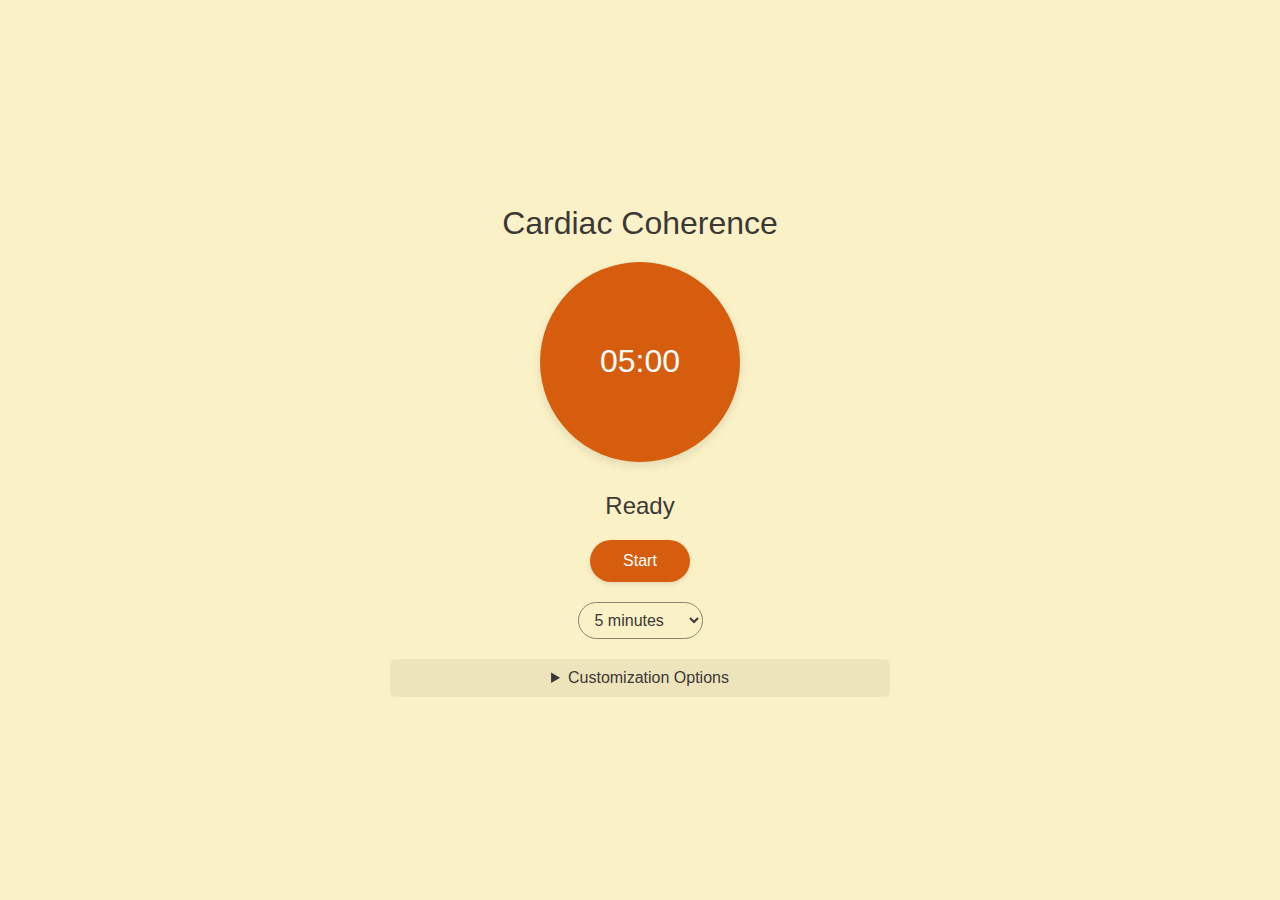
<file: breath.html>
<!DOCTYPE html>
<html lang="en">

<head>
    <meta charset="UTF-8">
    <meta name="viewport" content="width=device-width, initial-scale=1.0, maximum-scale=1.0, user-scalable=no">
    <title>Cardiac Coherence</title>
    <style>
        :root {
            --bg-color: #fbf1c7;
            --text-color: #3c3836;
            --circle-color: #d65d0e;
            --button-color: #d65d0e;
            --button-hover: #af3a03;
            --border-color: #928374;
        }

        @media (prefers-color-scheme: dark) {
            :root {
                --bg-color: #282828;
                --text-color: #ebdbb2;
                --circle-color: #d65d0e;
                --button-color: #d65d0e;
                --button-hover: #fe8019;
                --border-color: #928374;
            }
        }

        body {
            font-family: -apple-system, BlinkMacSystemFont, 'Segoe UI', Roboto, Helvetica, Arial, sans-serif;
            margin: 0;
            padding: 0;
            display: flex;
            flex-direction: column;
            justify-content: center;
            align-items: center;
            height: 100vh;
            background-color: var(--bg-color);
            color: var(--text-color);
            text-align: center;
            overflow: hidden;
            transition: background-color 0.3s, color 0.3s;
        }

        .container {
            width: 90%;
            max-width: 500px;
        }

        h1 {
            font-weight: 300;
            margin-bottom: 20px;
        }

        .breathing-circle {
            width: 200px;
            height: 200px;
            border-radius: 50%;
            background-color: var(--circle-color);
            margin: 0 auto 30px;
            display: flex;
            justify-content: center;
            align-items: center;
            transition: transform 5s ease-in-out, background-color 0.3s;
            box-shadow: 0 4px 10px rgba(0, 0, 0, 0.1);
            position: relative;
        }

        .timer-display {
            font-size: 32px;
            font-weight: 300;
            color: white;
            z-index: 2;
        }

        .text {
            font-size: 24px;
            font-weight: 300;
            margin-bottom: 20px;
        }

        .controls {
            display: flex;
            justify-content: center;
            gap: 15px;
            margin-bottom: 20px;
        }

        button {
            background-color: var(--button-color);
            color: white;
            border: none;
            padding: 12px 20px;
            border-radius: 25px;
            font-size: 16px;
            cursor: pointer;
            transition: background-color 0.3s, transform 0.1s;
            box-shadow: 0 2px 5px rgba(0, 0, 0, 0.1);
            min-width: 100px;
        }

        button:hover {
            background-color: var(--button-hover);
        }

        button:active {
            transform: translateY(1px);
        }

        .time-selector {
            margin-top: 20px;
            margin-bottom: 20px;
        }

        select, input[type="color"] {
            padding: 8px 12px;
            border-radius: 20px;
            border: 1px solid var(--border-color);
            background-color: var(--bg-color);
            color: var(--text-color);
            font-size: 16px;
            transition: background-color 0.3s, color 0.3s, border-color 0.3s;
        }

        .customization {
            margin-top: 20px;
            padding: 15px;
            border: 1px solid var(--border-color);
            border-radius: 10px;
            max-width: 400px;
        }

        .customization h3 {
            margin-top: 0;
            margin-bottom: 15px;
        }

        .custom-option {
            display: flex;
            justify-content: space-between;
            align-items: center;
            margin-bottom: 10px;
        }

        .custom-option label {
            margin-right: 10px;
        }

        input[type="range"] {
            width: 150px;
        }

        details {
            margin-bottom: 20px;
            width: 100%;
        }

        summary {
            cursor: pointer;
            padding: 10px;
            background-color: rgba(0, 0, 0, 0.05);
            border-radius: 5px;
            font-weight: 500;
        }

        details[open] summary {
            margin-bottom: 10px;
        }

        .button-row {
            display: flex;
            justify-content: space-between;
            margin-top: 10px;
        }

        .button-small {
            padding: 8px 12px;
            font-size: 14px;
            min-width: auto;
        }

        .status-message {
            font-size: 14px;
            opacity: 0;
            transition: opacity 0.3s;
            height: 20px;
            margin-top: 5px;
        }

        .status-visible {
            opacity: 1;
        }
    </style>
</head>

<body>
    <div class="container">
        <h1>Cardiac Coherence</h1>

        <div id="breathingCircle" class="breathing-circle">
            <div id="timerDisplay" class="timer-display">--:--</div>
        </div>

        <div id="breathText" class="text">Ready</div>

        <div class="controls">
            <button id="actionButton">Start</button>
        </div>

        <div class="time-selector">
            <select id="timeSelect">
                <option value="1">1 minute</option>
                <option value="3">3 minutes</option>
                <option value="5" selected>5 minutes</option>
                <option value="10">10 minutes</option>
            </select>
        </div>

        <details>
            <summary>Customization Options</summary>
            <div class="customization">
                <h3>Colors</h3>
                <div class="custom-option">
                    <label for="circleColor">Circle Color:</label>
                    <input type="color" id="circleColor" value="#d65d0e">
                </div>
                <div class="custom-option">
                    <label for="buttonColor">Button Color:</label>
                    <input type="color" id="buttonColor" value="#d65d0e">
                </div>

                <h3>Sounds</h3>
                <div class="custom-option">
                    <label for="inhaleFrequency">Inhale Frequency (Hz):</label>
                    <input type="range" id="inhaleFrequency" min="200" max="500" value="256">
                    <span id="inhaleFreqDisplay">256</span>
                </div>
                <div class="custom-option">
                    <label for="exhaleFrequency">Exhale Frequency (Hz):</label>
                    <input type="range" id="exhaleFrequency" min="100" max="400" value="220">
                    <span id="exhaleFreqDisplay">220</span>
                </div>
                <div class="custom-option">
                    <label for="soundVolume">Volume:</label>
                    <input type="range" id="soundVolume" min="0" max="100" value="50">
                    <span id="volumeDisplay">50%</span>
                </div>

                <div class="button-row">
                    <button id="savePrefsButton" class="button-small">Save Preferences</button>
                    <button id="resetPrefsButton" class="button-small">Reset to Default</button>
                </div>
                <div id="statusMessage" class="status-message"></div>
            </div>
        </details>
    </div>

    <script>
        // DOM Elements
        const breathingCircle = document.getElementById('breathingCircle');
        const breathText = document.getElementById('breathText');
        const actionButton = document.getElementById('actionButton');
        const timeSelect = document.getElementById('timeSelect');
        const timerDisplay = document.getElementById('timerDisplay');
        
        // Customization elements
        const circleColorPicker = document.getElementById('circleColor');
        const buttonColorPicker = document.getElementById('buttonColor');
        const inhaleFrequencySlider = document.getElementById('inhaleFrequency');
        const exhaleFrequencySlider = document.getElementById('exhaleFrequency');
        const soundVolumeSlider = document.getElementById('soundVolume');
        const inhaleFreqDisplay = document.getElementById('inhaleFreqDisplay');
        const exhaleFreqDisplay = document.getElementById('exhaleFreqDisplay');
        const volumeDisplay = document.getElementById('volumeDisplay');
        const savePrefsButton = document.getElementById('savePrefsButton');
        const resetPrefsButton = document.getElementById('resetPrefsButton');
        const statusMessage = document.getElementById('statusMessage');

        // Default values (used for reset)
        const DEFAULT_SETTINGS = {
            circleColor: '#d65d0e',
            buttonColor: '#d65d0e',
            inhaleFrequency: 256,
            exhaleFrequency: 220,
            volume: 50,
            sessionTime: 5
        };

        // Variables
        let isRunning = false;
        let breathTimer = null;
        let countdownTimer = null;
        let wakeLock = null;
        let currentPhase = null;
        let breathCycles = 0;
        let totalTime = 5; // Default 5 minutes
        let remainingSeconds = 0;
        
        // Audio context and nodes
        let audioContext;
        let inhaleOscillator, exhaleOscillator;
        let inhaleGain, exhaleGain;
        let masterGain;

        // Constants for breathing cycle (in milliseconds)
        let INHALE_TIME = 5000;
        let EXHALE_TIME = 5000;
        let CYCLE_TIME = INHALE_TIME + EXHALE_TIME;

        // Load settings from localStorage on page load
        loadSettings();

        // Initialize display
        timerDisplay.textContent = formatTime(totalTime * 60);

        // Screen Wake Lock API
        async function requestWakeLock() {
            try {
                if ('wakeLock' in navigator) {
                    wakeLock = await navigator.wakeLock.request('screen');
                    console.log('Wake Lock is active');
                    
                    wakeLock.addEventListener('release', () => {
                        console.log('Wake Lock was released');
                    });
                } else {
                    console.log('Wake Lock API not supported');
                }
            } catch (err) {
                console.error(`Failed to request Wake Lock: ${err.name}, ${err.message}`);
            }
        }

        function releaseWakeLock() {
            if (wakeLock) {
                wakeLock.release()
                    .then(() => {
                        wakeLock = null;
                        console.log('Wake Lock released');
                    })
                    .catch((err) => {
                        console.error(`Failed to release Wake Lock: ${err.name}, ${err.message}`);
                    });
            }
        }

        // Format time for display (MM:SS)
        function formatTime(seconds) {
            const mins = Math.floor(seconds / 60);
            const secs = seconds % 60;
            return `${mins.toString().padStart(2, '0')}:${secs.toString().padStart(2, '0')}`;
        }

        // Set up audio context for sound synthesis
        function initAudio() {
            // Create audio context on user interaction to comply with autoplay policies
            audioContext = new (window.AudioContext || window.webkitAudioContext)();

            // Create master gain node
            masterGain = audioContext.createGain();
            masterGain.gain.value = soundVolumeSlider.value / 100;
            masterGain.connect(audioContext.destination);

            // Create gain nodes for fade in/out
            inhaleGain = audioContext.createGain();
            exhaleGain = audioContext.createGain();

            inhaleGain.gain.value = 0;
            exhaleGain.gain.value = 0;

            inhaleGain.connect(masterGain);
            exhaleGain.connect(masterGain);
        }

        function createTibetanBowlSound(frequency, gainNode) {
            // Create oscillator
            const oscillator = audioContext.createOscillator();
            oscillator.type = 'sine';
            oscillator.frequency.value = frequency;

            // Connect to gain node
            oscillator.connect(gainNode);

            // Start oscillator
            oscillator.start();

            return oscillator;
        }

        function playInhaleSound() {
            // Clean up previous oscillator if exists
            if (inhaleOscillator) {
                inhaleOscillator.stop();
                inhaleOscillator.disconnect();
            }

            // Create new oscillator for inhale sound with customized frequency
            inhaleOscillator = createTibetanBowlSound(
                parseInt(inhaleFrequencySlider.value), 
                inhaleGain
            );

            // Fade in
            inhaleGain.gain.cancelScheduledValues(audioContext.currentTime);
            inhaleGain.gain.setValueAtTime(1, audioContext.currentTime);
            inhaleGain.gain.linearRampToValueAtTime(1, audioContext.currentTime + 0.5);

            // Fade out
            inhaleGain.gain.linearRampToValueAtTime(0, audioContext.currentTime + INHALE_TIME / 1000);
        }

        function playExhaleSound() {
            // Clean up previous oscillator if exists
            if (exhaleOscillator) {
                exhaleOscillator.stop();
                exhaleOscillator.disconnect();
            }

            // Create new oscillator for exhale sound with customized frequency
            exhaleOscillator = createTibetanBowlSound(
                parseInt(exhaleFrequencySlider.value), 
                exhaleGain
            );

            // Fade in
            exhaleGain.gain.cancelScheduledValues(audioContext.currentTime);
            exhaleGain.gain.setValueAtTime(1, audioContext.currentTime);
            exhaleGain.gain.linearRampToValueAtTime(1, audioContext.currentTime + 0.5);

            // Fade out
            exhaleGain.gain.linearRampToValueAtTime(0, audioContext.currentTime + EXHALE_TIME / 1000);
        }

        function stopSounds() {
            if (inhaleOscillator) {
                inhaleGain.gain.cancelScheduledValues(audioContext.currentTime);
                inhaleGain.gain.setValueAtTime(inhaleGain.gain.value, audioContext.currentTime);
                inhaleGain.gain.linearRampToValueAtTime(0, audioContext.currentTime + 0.3);

                setTimeout(() => {
                    if (inhaleOscillator) {
                        inhaleOscillator.stop();
                        inhaleOscillator.disconnect();
                        inhaleOscillator = null;
                    }
                }, 300);
            }

            if (exhaleOscillator) {
                exhaleGain.gain.cancelScheduledValues(audioContext.currentTime);
                exhaleGain.gain.setValueAtTime(exhaleGain.gain.value, audioContext.currentTime);
                exhaleGain.gain.linearRampToValueAtTime(0, audioContext.currentTime + 0.3);

                setTimeout(() => {
                    if (exhaleOscillator) {
                        exhaleOscillator.stop();
                        exhaleOscillator.disconnect();
                        exhaleOscillator = null;
                    }
                }, 300);
            }
        }

        // Functions for breathing exercise
        function startBreathing() {
            if (isRunning) return;

            // Initialize audio on first interaction
            if (!audioContext) {
                initAudio();
            }

            // Request wake lock
            requestWakeLock();

            // Update UI
            isRunning = true;
            actionButton.textContent = "Stop";
            actionButton.style.backgroundColor = "#cc2d2d"; // Red for stop
            
            // Set up times
            totalTime = parseInt(timeSelect.value);
            remainingSeconds = totalTime * 60;
            
            // Update timer display
            timerDisplay.textContent = formatTime(remainingSeconds);
            
            // Start countdown timer
            countdownTimer = setInterval(() => {
                remainingSeconds--;
                timerDisplay.textContent = formatTime(remainingSeconds);
                
                if (remainingSeconds <= 0) {
                    completeBreathing();
                }
            }, 1000);
            
            // Start breathing cycles
            breathCycles = 0;
            runBreathingCycle();
        }

        function runBreathingCycle() {
            if (!isRunning) return;
            
            // Inhale Phase
            currentPhase = "inhale";
            breathText.textContent = "Inhale";
            breathingCircle.style.transform = "scale(1.2)";
            playInhaleSound();

            // Set timeout for exhale phase
            breathTimer = setTimeout(() => {
                if (!isRunning) return;

                // Exhale Phase
                currentPhase = "exhale";
                breathText.textContent = "Exhale";
                breathingCircle.style.transform = "scale(0.8)";
                playExhaleSound();

                // Set timeout for next cycle
                breathTimer = setTimeout(() => {
                    breathCycles++;
                    if (isRunning) {
                        runBreathingCycle();
                    }
                }, EXHALE_TIME);

            }, INHALE_TIME);
        }

        function stopBreathing() {
            isRunning = false;
            
            // Clear timers
            clearTimeout(breathTimer);
            clearInterval(countdownTimer);
            
            // Release wake lock
            releaseWakeLock();
            
            // Stop sounds
            stopSounds();
            
            // Reset UI
            breathText.textContent = "Ready";
            breathingCircle.style.transform = "scale(1)";
            currentPhase = null;
            actionButton.textContent = "Start";
            actionButton.style.backgroundColor = circleColorPicker.value;
            
            // Reset timer display to selected time
            totalTime = parseInt(timeSelect.value);
            timerDisplay.textContent = formatTime(totalTime * 60);
        }

        function completeBreathing() {
            stopBreathing();
            breathText.textContent = "Complete";
        }

        // LocalStorage functions
        function saveSettings() {
            const settings = {
                circleColor: circleColorPicker.value,
                buttonColor: buttonColorPicker.value,
                inhaleFrequency: inhaleFrequencySlider.value,
                exhaleFrequency: exhaleFrequencySlider.value,
                volume: soundVolumeSlider.value,
                sessionTime: timeSelect.value
            };
            
            localStorage.setItem('breathingAppSettings', JSON.stringify(settings));
            showStatusMessage('Settings saved!');
        }

        function loadSettings() {
            const savedSettings = localStorage.getItem('breathingAppSettings');
            
            if (savedSettings) {
                try {
                    const settings = JSON.parse(savedSettings);
                    
                    // Apply saved settings
                    circleColorPicker.value = settings.circleColor || DEFAULT_SETTINGS.circleColor;
                    buttonColorPicker.value = settings.buttonColor || DEFAULT_SETTINGS.buttonColor;
                    inhaleFrequencySlider.value = settings.inhaleFrequency || DEFAULT_SETTINGS.inhaleFrequency;
                    exhaleFrequencySlider.value = settings.exhaleFrequency || DEFAULT_SETTINGS.exhaleFrequency;
                    soundVolumeSlider.value = settings.volume || DEFAULT_SETTINGS.volume;
                    timeSelect.value = settings.sessionTime || DEFAULT_SETTINGS.sessionTime;
                    
                    // Update displays and styles
                    updateDisplays();
                    applyColorStyles();
                    
                    console.log('Settings loaded from localStorage');
                } catch (error) {
                    console.error('Error loading settings:', error);
                    resetToDefaults();
                }
            }
        }

        function resetToDefaults() {
            // Reset to default values
            circleColorPicker.value = DEFAULT_SETTINGS.circleColor;
            buttonColorPicker.value = DEFAULT_SETTINGS.buttonColor;
            inhaleFrequencySlider.value = DEFAULT_SETTINGS.inhaleFrequency;
            exhaleFrequencySlider.value = DEFAULT_SETTINGS.exhaleFrequency;
            soundVolumeSlider.value = DEFAULT_SETTINGS.volume;
            timeSelect.value = DEFAULT_SETTINGS.sessionTime;
            
            // Update displays and styles
            updateDisplays();
            applyColorStyles();
            
            showStatusMessage('Reset to defaults');
        }

        function updateDisplays() {
            // Update all display values
            inhaleFreqDisplay.textContent = inhaleFrequencySlider.value;
            exhaleFreqDisplay.textContent = exhaleFrequencySlider.value;
            volumeDisplay.textContent = `${soundVolumeSlider.value}%`;
            
            // Update timer display
            totalTime = parseInt(timeSelect.value);
            timerDisplay.textContent = formatTime(totalTime * 60);
        }

        function applyColorStyles() {
            // Apply colors to elements
            breathingCircle.style.backgroundColor = circleColorPicker.value;
            
            if (!isRunning) {
                actionButton.style.backgroundColor = circleColorPicker.value;
            }
            
            // Update CSS variables
            document.documentElement.style.setProperty('--circle-color', circleColorPicker.value);
            document.documentElement.style.setProperty('--button-color', buttonColorPicker.value);
            document.documentElement.style.setProperty('--button-hover', adjustBrightness(buttonColorPicker.value, -20));
        }

        function showStatusMessage(message) {
            statusMessage.textContent = message;
            statusMessage.classList.add('status-visible');
            
            setTimeout(() => {
                statusMessage.classList.remove('status-visible');
            }, 2000);
        }

        // Event Listeners
        actionButton.addEventListener('click', () => {
            if (isRunning) {
                stopBreathing();
            } else {
                startBreathing();
            }
        });

        // Apply custom colors with auto-save
        circleColorPicker.addEventListener('input', () => {
            breathingCircle.style.backgroundColor = circleColorPicker.value;
            if (!isRunning) {
                actionButton.style.backgroundColor = circleColorPicker.value;
            }
            document.documentElement.style.setProperty('--circle-color', circleColorPicker.value);
        });

        buttonColorPicker.addEventListener('input', () => {
            if (!isRunning) {
                actionButton.style.backgroundColor = circleColorPicker.value;
            }
            document.documentElement.style.setProperty('--button-color', buttonColorPicker.value);
            document.documentElement.style.setProperty('--button-hover', adjustBrightness(buttonColorPicker.value, -20));
        });

        // Update frequency displays
        inhaleFrequencySlider.addEventListener('input', () => {
            inhaleFreqDisplay.textContent = inhaleFrequencySlider.value;
        });

        exhaleFrequencySlider.addEventListener('input', () => {
            exhaleFreqDisplay.textContent = exhaleFrequencySlider.value;
        });

        // Update volume
        soundVolumeSlider.addEventListener('input', () => {
            const volumeValue = soundVolumeSlider.value;
            volumeDisplay.textContent = `${volumeValue}%`;
            
            if (masterGain) {
                masterGain.gain.setValueAtTime(volumeValue / 100, audioContext.currentTime);
            }
        });

        // Time selection
        timeSelect.addEventListener('change', () => {
            if (!isRunning) {
                totalTime = parseInt(timeSelect.value);
                timerDisplay.textContent = formatTime(totalTime * 60);
            }
        });

        // Save settings button
        savePrefsButton.addEventListener('click', saveSettings);

        // Reset settings button
        resetPrefsButton.addEventListener('click', () => {
            resetToDefaults();
            localStorage.removeItem('breathingAppSettings');
        });

        // Helper function to adjust color brightness
        function adjustBrightness(color, percent) {
            let R = parseInt(color.substring(1, 3), 16);
            let G = parseInt(color.substring(3, 5), 16);
            let B = parseInt(color.substring(5, 7), 16);

            R = Math.max(0, Math.min(255, R + percent));
            G = Math.max(0, Math.min(255, G + percent));
            B = Math.max(0, Math.min(255, B + percent));

            const RR = ((R.toString(16).length === 1) ? "0" + R.toString(16) : R.toString(16));
            const GG = ((G.toString(16).length === 1) ? "0" + G.toString(16) : G.toString(16));
            const BB = ((B.toString(16).length === 1) ? "0" + B.toString(16) : B.toString(16));

            return "#" + RR + GG + BB;
        }

        // Initialize UI
        actionButton.style.backgroundColor = circleColorPicker.value;

        // iOS requires user interaction to initialize audio
        document.body.addEventListener('touchstart', function() {
            if (!audioContext) {
                initAudio();
            }
        }, {once: true});

        // Handle visibility change to manage wake lock
        document.addEventListener('visibilitychange', () => {
            if (isRunning) {
                if (document.visibilityState === 'visible') {
                    requestWakeLock();
                } else {
                    releaseWakeLock();
                }
            }
        });
    </script>
</body>

</html>
</file>
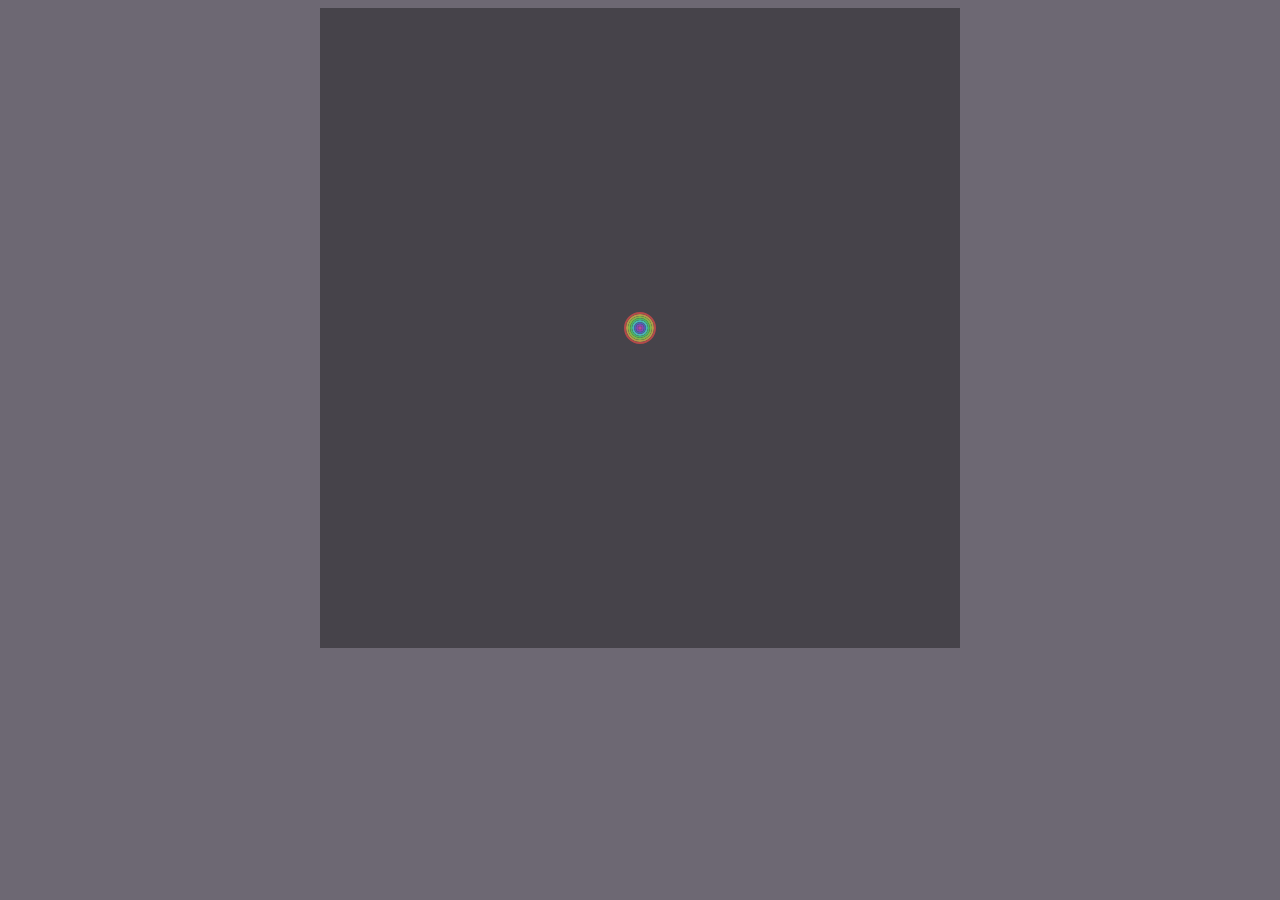
<file: circles.html>
<!doctype html>
<html>
	<head>
		<meta charset="utf-8">
		<title>Circles</title>
		<style>
			body {
				background: #6D6873;
				display: flex;
				justify-content: center;
				align-items: center;
			}
			@keyframes blow {
				from { width: 1%; height: 1%; }
				to { width: 99%; height: 99%; }
			}
			.shape {
				display: flex;
				justify-content: center;
				align-items: center;
				border-radius: 50%;
				border-style: solid;
				border-width: 2px;
				margin: auto;
				animation-name: blow;
				animation-duration: 4s;
				animation-iteration-count: infinite;
				animation-timing-function: ease-in-out;
				animation-direction: alternate;
				overflow: hidden;
			}
			.shape {
				border-color: hsl(0, 42%, 50%);
			}
			.shape > .shape {
				border-color: hsl(45, 42%, 50%);
			}
			.shape > .shape > .shape {
				border-color: hsl(90, 42%, 50%);
			}
			.shape > .shape > .shape > .shape {
				border-color: hsl(135, 42%, 50%);
			}
			.shape > .shape > .shape > .shape > .shape {
				border-color: hsl(180, 42%, 50%);
			}
			.shape > .shape > .shape > .shape > .shape > .shape {
				border-color: hsl(225, 42%, 50%);
			}
			.shape > .shape > .shape > .shape > .shape > .shape > .shape {
				border-color: hsl(270, 42%, 50%);
			}
			.shape > .shape > .shape > .shape > .shape > .shape > .shape > .shape {
				border-color: hsl(315, 42%, 50%);
			}
			.container {
				background: #46434A;
				width: 640px;
				height: 640px;
				display: flex;
				justify-content: center;
				align-items: center;
			}
		</style>
	</head>
	<body>
		<div class="container">
			<div class="shape">
				<div class="shape">
					<div class="shape">
						<div class="shape">
							<div class="shape">
								<div class="shape">
									<div class="shape">
										<div class="shape">
										</div>
									</div>
								</div>
							</div>
						</div>
					</div>
				</div>
			</div>
		</div>
	</body>
</html>
</file>
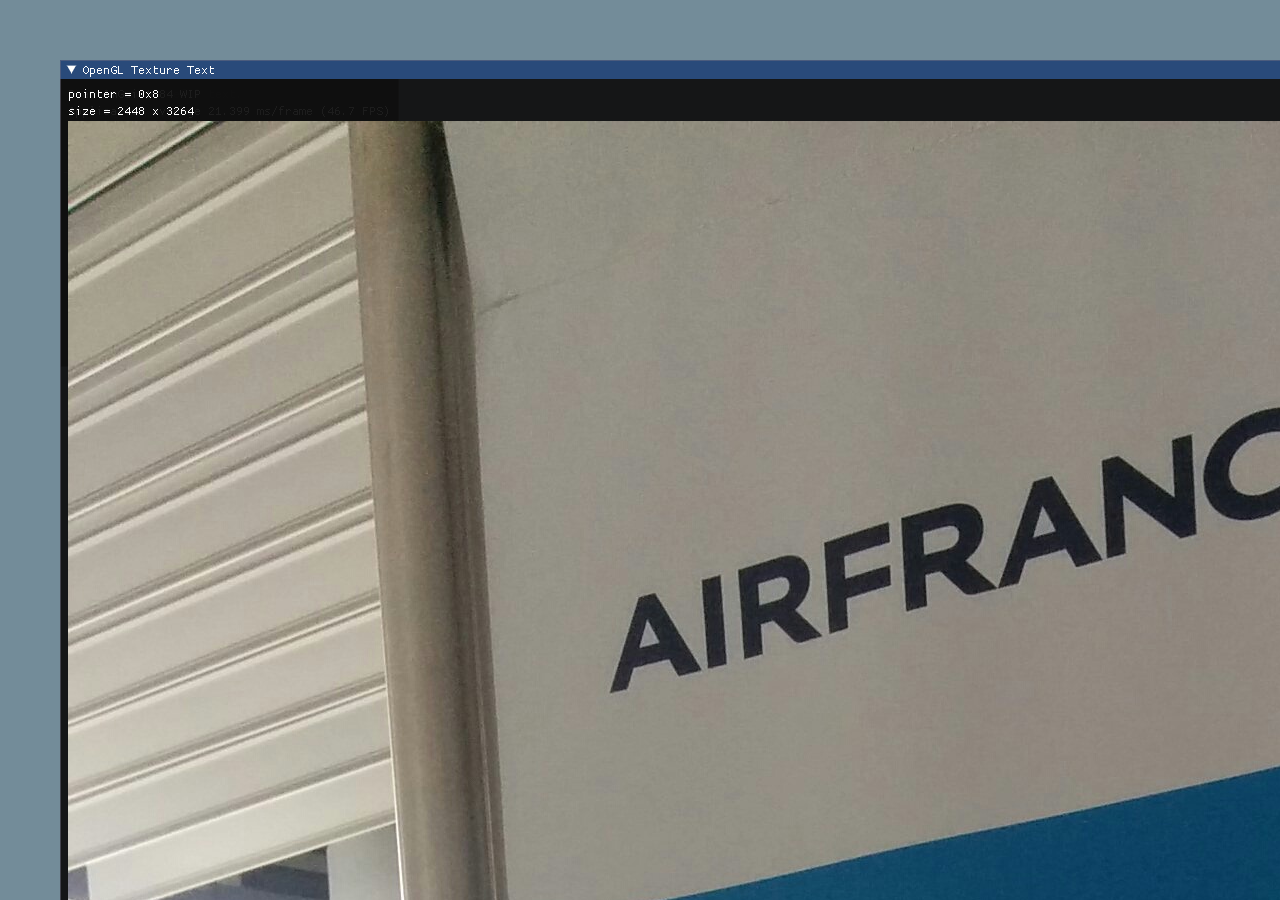
<file: film-simulation-wip/main.html>
<!doctype html>
<html lang="en-us">
  <head>
    <meta charset="utf-8">
    <meta name="viewport" content="width=device-width, initial-scale=1, maximum-scale=1, minimum-scale=1, user-scalable=no"/>
    <title>Dear ImGui Emscripten example</title>
    <style>
        body { margin: 0; background-color: black }
        .emscripten {
            position: absolute;
            top: 0px;
            left: 0px;
            margin: 0px;
            border: 0;
            width: 100%;
            height: 100%;
            overflow: hidden;
            display: block;
            image-rendering: optimizeSpeed;
            image-rendering: -moz-crisp-edges;
            image-rendering: -o-crisp-edges;
            image-rendering: -webkit-optimize-contrast;
            image-rendering: optimize-contrast;
            image-rendering: crisp-edges;
            image-rendering: pixelated;
            -ms-interpolation-mode: nearest-neighbor;
        }
    </style>
  </head>
  <body>
    <canvas class="emscripten" id="canvas" oncontextmenu="event.preventDefault()"></canvas>
    <script type='text/javascript'>
      var Module = {
        preRun: [],
        postRun: [],
        print: (function() {
            return function(text) {
                text = Array.prototype.slice.call(arguments).join(' ');
                console.log(text);
            };
        })(),
        printErr: function(text) {
            text = Array.prototype.slice.call(arguments).join(' ');
            console.error(text);
        },
        canvas: (function() {
            var canvas = document.getElementById('canvas');
            //canvas.addEventListener("webglcontextlost", function(e) { alert('FIXME: WebGL context lost, please reload the page'); e.preventDefault(); }, false);
            return canvas;
        })(),
        setStatus: function(text) {
            console.log("status: " + text);
        },
        monitorRunDependencies: function(left) {
            // no run dependencies to log
        }
      };
      window.onerror = function() {
        console.log("onerror: " + event);
      };
    </script>
    <script async type="text/javascript" src="main.js"></script>
  </body>
</html>
</file>
